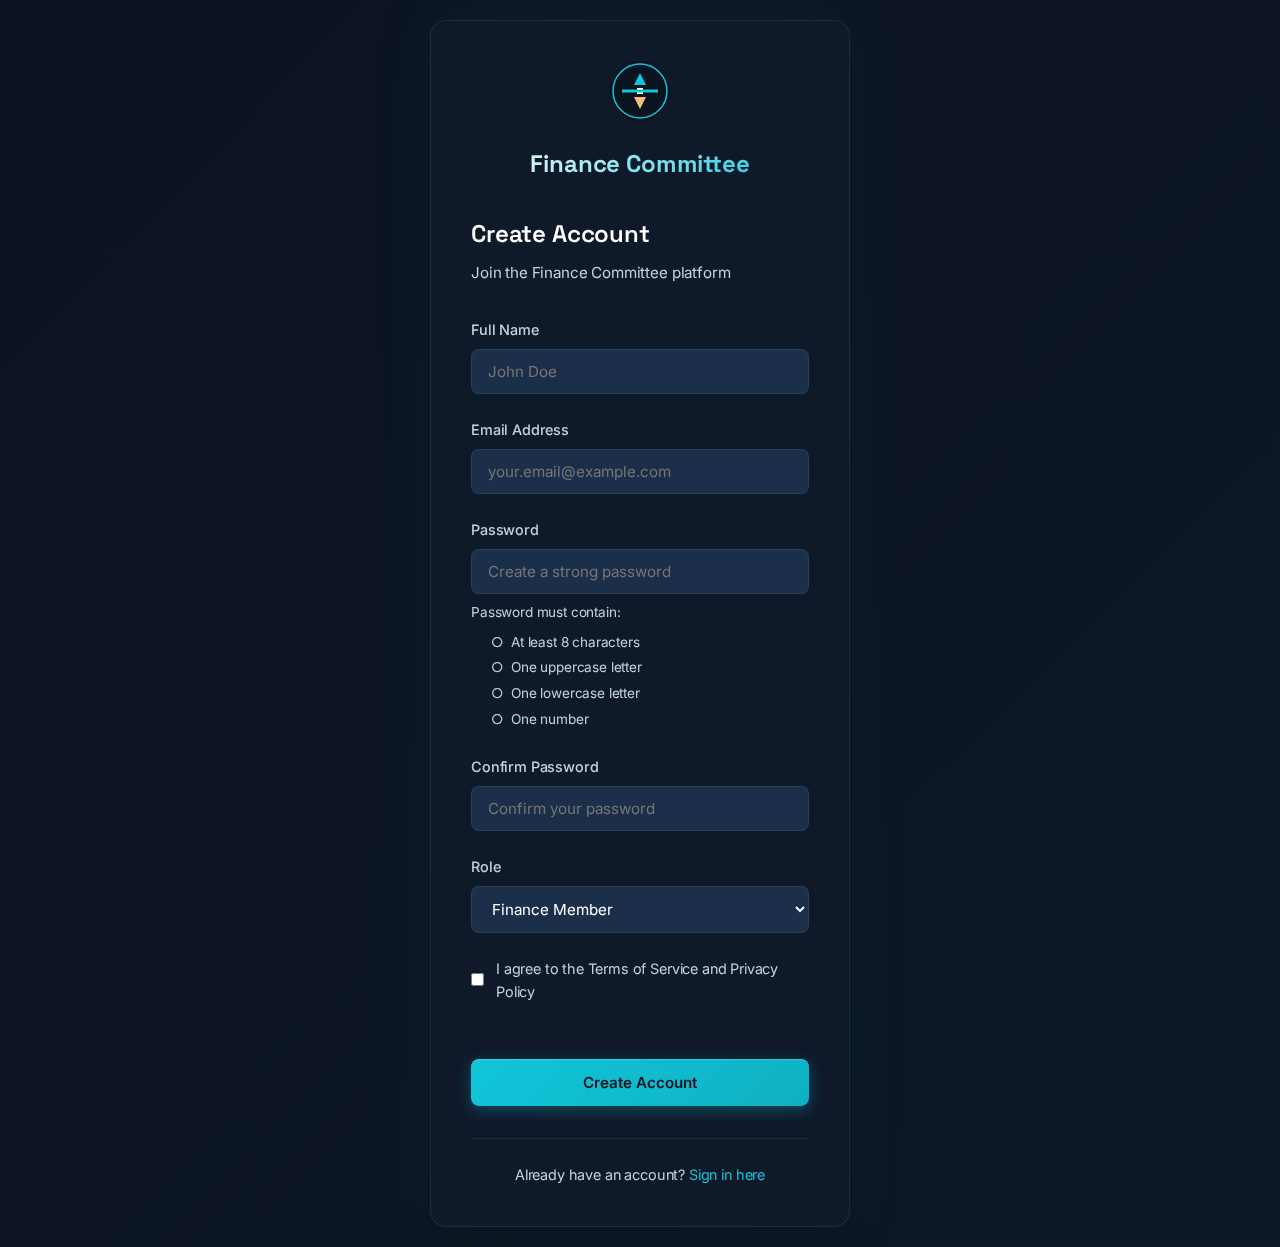
<file: frontend/register.html>
<!DOCTYPE html>
<html lang="en">
<head>
    <meta charset="UTF-8">
    <meta name="viewport" content="width=device-width, initial-scale=1.0">
    <title>Register - Finance Committee</title>
    <link rel="preconnect" href="https://fonts.googleapis.com">
    <link rel="preconnect" href="https://fonts.gstatic.com" crossorigin>
    <link href="https://fonts.googleapis.com/css2?family=Inter:wght@300;400;500;600;700&family=Space+Grotesk:wght@500;600;700&display=swap" rel="stylesheet">
    <link rel="stylesheet" href="css/style.css">
</head>
<body class="auth-page">
    <!-- Register Container -->
    <div class="auth-container">
        <div class="auth-card">
            <!-- Logo -->
            <div class="auth-logo">
                <img src="assets/logo.svg" alt="Finance Committee Logo" onerror="this.style.display='none'">
                <h1>Finance Committee</h1>
            </div>

            <!-- Register Form -->
            <form id="registerForm" class="auth-form">
                <h2>Create Account</h2>
                <p class="auth-subtitle">Join the Finance Committee platform</p>

                <!-- Error/Success Messages -->
                <div id="error-container" class="error-message" style="display: none;"></div>
                <div id="success-container" class="success-message" style="display: none;"></div>

                <!-- Name Field -->
                <div class="form-group">
                    <label for="name">Full Name</label>
                    <input 
                        type="text" 
                        id="name" 
                        name="name" 
                        required 
                        placeholder="John Doe"
                        autocomplete="name"
                    >
                </div>

                <!-- Email Field -->
                <div class="form-group">
                    <label for="email">Email Address</label>
                    <input 
                        type="email" 
                        id="email" 
                        name="email" 
                        required 
                        placeholder="your.email@example.com"
                        autocomplete="email"
                    >
                </div>

                <!-- Password Field -->
                <div class="form-group">
                    <label for="password">Password</label>
                    <input 
                        type="password" 
                        id="password" 
                        name="password" 
                        required 
                        placeholder="Create a strong password"
                        autocomplete="new-password"
                    >
                    <div class="password-requirements">
                        <p>Password must contain:</p>
                        <ul>
                            <li id="length-check">At least 8 characters</li>
                            <li id="uppercase-check">One uppercase letter</li>
                            <li id="lowercase-check">One lowercase letter</li>
                            <li id="number-check">One number</li>
                        </ul>
                    </div>
                </div>

                <!-- Confirm Password Field -->
                <div class="form-group">
                    <label for="confirmPassword">Confirm Password</label>
                    <input 
                        type="password" 
                        id="confirmPassword" 
                        name="confirmPassword" 
                        required 
                        placeholder="Confirm your password"
                        autocomplete="new-password"
                    >
                </div>

                <!-- Role Selection (for admin registration) -->
                <div class="form-group">
                    <label for="role">Role</label>
                    <select id="role" name="role" required>
                        <option value="finance">Finance Member</option>
                        <option value="admin">Administrator</option>
                    </select>
                </div>

                <!-- Terms Checkbox -->
                <div class="form-checkbox">
                    <input type="checkbox" id="terms" name="terms" required>
                    <label for="terms">I agree to the Terms of Service and Privacy Policy</label>
                </div>

                <!-- Submit Button -->
                <button type="submit" class="btn-primary btn-full" id="registerBtn">
                    <span id="registerBtnText">Create Account</span>
                    <span id="registerBtnLoader" style="display: none;">Creating Account...</span>
                </button>
            </form>

            <!-- Login Link -->
            <div class="auth-footer">
                <p>Already have an account? <a href="login.html">Sign in here</a></p>
            </div>
        </div>
    </div>

    <!-- Loading Overlay -->
    <div id="loading-overlay" class="loading-overlay" style="display: none;">
        <div class="loading-spinner"></div>
    </div>

    <!-- Import Auth API -->
    <script type="module">
        import { apiMethods, apiUtils } from './js/api.js';

        class RegisterManager {
            constructor() {
                this.init();
            }

            init() {
                this.setupEventListeners();
            }

            setupEventListeners() {
                const form = document.getElementById('registerForm');
                if (form) {
                    form.addEventListener('submit', this.handleRegister.bind(this));
                }

                // Password validation
                const passwordInput = document.getElementById('password');
                if (passwordInput) {
                    passwordInput.addEventListener('input', this.validatePassword.bind(this));
                }

                // Confirm password validation
                const confirmPasswordInput = document.getElementById('confirmPassword');
                if (confirmPasswordInput) {
                    confirmPasswordInput.addEventListener('input', this.validatePasswordMatch.bind(this));
                }
            }

            async handleRegister(event) {
                event.preventDefault();

                const name = document.getElementById('name').value.trim();
                const email = document.getElementById('email').value.trim().toLowerCase();
                const password = document.getElementById('password').value;
                const confirmPassword = document.getElementById('confirmPassword').value;
                const role = document.getElementById('role').value;
                const terms = document.getElementById('terms').checked;

                // Validation
                const validationError = this.validateForm(name, email, password, confirmPassword, terms);
                if (validationError) {
                    apiUtils.showError({ message: validationError }, 'error-container');
                    return;
                }

                try {
                    this.setLoading(true);
                    
                    const result = await apiMethods.auth.register({
                        name: name,
                        email: email,
                        password: password,
                        role: role
                    });

                    // Show success message
                    apiUtils.showSuccess('Account created successfully! Redirecting to login...', 'success-container');

                    // Redirect to login after a short delay
                    setTimeout(() => {
                        window.location.href = 'login.html';
                    }, 2000);

                } catch (error) {
                    console.error('Registration failed:', error);
                    apiUtils.showError(error, 'error-container');
                } finally {
                    this.setLoading(false);
                }
            }

            validateForm(name, email, password, confirmPassword, terms) {
                if (!name || name.length < 2) {
                    return 'Please enter a valid name (at least 2 characters)';
                }

                if (!this.validateEmail(email)) {
                    return 'Please enter a valid email address';
                }

                if (!this.isPasswordValid(password)) {
                    return 'Please enter a valid password (check requirements below)';
                }

                if (password !== confirmPassword) {
                    return 'Passwords do not match';
                }

                if (!terms) {
                    return 'You must agree to the Terms of Service and Privacy Policy';
                }

                return null;
            }

            validateEmail(email) {
                const emailPattern = /^[^\s@]+@[^\s@]+\.[^\s@]+$/;
                return emailPattern.test(email);
            }

            validatePassword() {
                const password = document.getElementById('password').value;
                const lengthCheck = document.getElementById('length-check');
                const uppercaseCheck = document.getElementById('uppercase-check');
                const lowercaseCheck = document.getElementById('lowercase-check');
                const numberCheck = document.getElementById('number-check');

                // Check length
                if (password.length >= 8) {
                    lengthCheck.classList.add('valid');
                } else {
                    lengthCheck.classList.remove('valid');
                }

                // Check uppercase
                if (/[A-Z]/.test(password)) {
                    uppercaseCheck.classList.add('valid');
                } else {
                    uppercaseCheck.classList.remove('valid');
                }

                // Check lowercase
                if (/[a-z]/.test(password)) {
                    lowercaseCheck.classList.add('valid');
                } else {
                    lowercaseCheck.classList.remove('valid');
                }

                // Check number
                if (/\d/.test(password)) {
                    numberCheck.classList.add('valid');
                } else {
                    numberCheck.classList.remove('valid');
                }
            }

            validatePasswordMatch() {
                const password = document.getElementById('password').value;
                const confirmPassword = document.getElementById('confirmPassword').value;
                
                const confirmInput = document.getElementById('confirmPassword');
                
                if (password === confirmPassword && confirmPassword.length > 0) {
                    confirmInput.style.borderColor = 'var(--success)';
                } else if (confirmPassword.length > 0) {
                    confirmInput.style.borderColor = 'var(--error)';
                } else {
                    confirmInput.style.borderColor = '';
                }
            }

            isPasswordValid(password) {
                return password.length >= 8 && 
                       /[A-Z]/.test(password) && 
                       /[a-z]/.test(password) && 
                       /\d/.test(password);
            }

            setLoading(loading) {
                const btn = document.getElementById('registerBtn');
                const btnText = document.getElementById('registerBtnText');
                const btnLoader = document.getElementById('registerBtnLoader');
                const overlay = document.getElementById('loading-overlay');

                if (loading) {
                    btn.disabled = true;
                    btnText.style.display = 'none';
                    btnLoader.style.display = 'inline';
                    overlay.style.display = 'flex';
                } else {
                    btn.disabled = false;
                    btnText.style.display = 'inline';
                    btnLoader.style.display = 'none';
                    overlay.style.display = 'none';
                }
            }
        }

        // Initialize register manager
        window.registerManager = new RegisterManager();

        // Global error handlers
        window.addEventListener('error', (event) => {
            console.error('Global error caught:', event.error);
            apiUtils.showError(
                { message: 'An unexpected error occurred. Please refresh the page.' },
                'error-container'
            );
        });

        window.addEventListener('unhandledrejection', (event) => {
            console.error('Unhandled promise rejection:', event.reason);
            apiUtils.showError(
                { message: 'A network error occurred. Please check your connection.' },
                'error-container'
            );
            event.preventDefault();
        });
    </script>
</body>
</html>
</file>
<file: frontend/css/style.css>
/* ===== PREMIUM FINANCE COMMITTEE STYLES ===== */
@import url('https://fonts.googleapis.com/css2?family=Inter:wght@300;400;500;600;700&family=Space+Grotesk:wght@500;600;700&display=swap');
:root {
    /* Colors */
    --teal: #11C5D9;
    --teal-glow: rgba(17, 197, 217, 0.15);
    --navy: #0B1320;
    --gold: #F5C16C;
    --gold-glow: rgba(245, 193, 108, 0.1);
    --text-primary: #FFFFFF;
    --text-secondary: #C8D1D9;
    --muted: #8A95A3;
    --border: rgba(255, 255, 255, 0.08);
    --card: rgba(17, 28, 46, 0.6);
    --section: #0E1726;
    --hover: #16263F;
    --input: #1B2F4A;
    --success: #21E6A2;
    --warning: #F2B94B;
    --error: #E94B4B;
    /* Typography */
    --font-primary: 'Inter', -apple-system, BlinkMacSystemFont, sans-serif;
    --font-display: 'Space Grotesk', 'Inter', sans-serif;
    /* Transitions */
    --ease-out: cubic-bezier(0.4, 0, 0.2, 1);
    --transition-fast: 0.15s var(--ease-out);
    --transition-base: 0.3s var(--ease-out);
    --transition-slow: 0.5s var(--ease-out);
}

* {
    margin: 0;
    padding: 0;
    box-sizing: border-box;
}

html {
    scroll-behavior: smooth;
}

body {
    font-family: var(--font-primary);
    font-weight: 400;
    background: var(--navy);
    color: var(--text-primary);
    line-height: 1.6;
    letter-spacing: -0.01em;
    -webkit-font-smoothing: antialiased;
    -moz-osx-font-smoothing: grayscale;
}

/* ===== NAVBAR ===== */
.navbar {
    background: rgba(14, 23, 38, 0.85);
    backdrop-filter: blur(20px);
    -webkit-backdrop-filter: blur(20px);
    padding: 16px 48px;
    display: flex;
    justify-content: space-between;
    align-items: center;
    border-bottom: 1px solid var(--border);
    position: sticky;
    top: 0;
    z-index: 100;
}

.logo {
    display: flex;
    align-items: center;
    gap: 12px;
}

.logo img {
    width: 40px;
    height: 40px;
    object-fit: contain;
}

.logo span {
    font-family: var(--font-display);
    font-weight: 600;
    font-size: 1.1rem;
    background: linear-gradient(135deg, #fff, var(--teal));
    -webkit-background-clip: text;
    -webkit-text-fill-color: transparent;
    background-clip: text;
}

.nav-links a {
    color: var(--text-secondary);
    text-decoration: none;
    margin-left: 32px;
    font-weight: 500;
    font-size: 0.9rem;
    position: relative;
    transition: color var(--transition-base);
}

.nav-links a::after {
    content: '';
    position: absolute;
    bottom: -4px;
    left: 0;
    width: 0;
    height: 2px;
    background: linear-gradient(90deg, var(--teal), var(--gold));
    border-radius: 1px;
    transition: width var(--transition-base);
}

.nav-links a:hover {
    color: #fff;
}

.nav-links a:hover::after,
.nav-links a.active::after {
    width: 100%;
}

/* ===== HERO ===== */
.hero {
    padding: 120px 60px 100px;
    background: 
        radial-gradient(ellipse 80% 50% at 50% -20%, var(--teal-glow), transparent),
        linear-gradient(180deg, var(--navy), var(--section));
    position: relative;
    overflow: hidden;
}

.hero::before {
    content: '';
    position: absolute;
    top: -200px;
    right: -100px;
    width: 500px;
    height: 500px;
    background: radial-gradient(circle, rgba(17, 197, 217, 0.1), transparent 70%);
    animation: pulse 8s ease-in-out infinite;
    pointer-events: none;
}

.hero::after {
    content: '';
    position: absolute;
    bottom: -150px;
    left: -100px;
    width: 400px;
    height: 400px;
    background: radial-gradient(circle, var(--gold-glow), transparent 70%);
    animation: pulse 10s ease-in-out infinite reverse;
    pointer-events: none;
}

@keyframes pulse {
    0%, 100% { opacity: 0.5; transform: scale(1); }
    50% { opacity: 1; transform: scale(1.1); }
}

.hero h1 {
    font-family: var(--font-display);
    font-size: clamp(2.5rem, 5vw, 3.5rem);
    font-weight: 700;
    line-height: 1.1;
    margin-bottom: 24px;
    background: linear-gradient(135deg, #fff 0%, var(--text-secondary) 100%);
    -webkit-background-clip: text;
    -webkit-text-fill-color: transparent;
    background-clip: text;
    position: relative;
    z-index: 1;
}

.hero p {
    color: var(--text-secondary);
    max-width: 560px;
    line-height: 1.7;
    font-size: 1.1rem;
    position: relative;
    z-index: 1;
}

/* ===== BUTTONS ===== */
.btn-primary {
    margin-top: 32px;
    padding: 14px 36px;
    background: linear-gradient(135deg, var(--teal), #0FB1C3);
    border: none;
    border-radius: 8px;
    color: var(--navy);
    font-family: var(--font-primary);
    font-weight: 600;
    font-size: 0.95rem;
    cursor: pointer;
    position: relative;
    overflow: hidden;
    transition: all var(--transition-base);
    box-shadow: 
        0 4px 15px rgba(17, 197, 217, 0.3),
        inset 0 1px 0 rgba(255, 255, 255, 0.2);
}

.btn-primary::after {
    content: '';
    position: absolute;
    top: -50%;
    left: -100%;
    width: 60%;
    height: 200%;
    background: linear-gradient(90deg, transparent, rgba(255, 255, 255, 0.2), transparent);
    transform: skewX(-20deg);
    transition: left 0.5s ease;
}

.btn-primary:hover {
    transform: translateY(-2px);
    box-shadow: 
        0 8px 25px rgba(17, 197, 217, 0.4),
        inset 0 1px 0 rgba(255, 255, 255, 0.3);
}

.btn-primary:hover::after {
    left: 150%;
}

.btn-primary:active {
    transform: translateY(0);
}

/* ===== STATS ===== */
.stats {
    display: flex;
    justify-content: center;
    gap: 32px;
    padding: 64px;
    background: var(--section);
}

.stat-card {
    background: var(--card);
    backdrop-filter: blur(20px);
    -webkit-backdrop-filter: blur(20px);
    border: 1px solid var(--border);
    border-radius: 16px;
    padding: 32px 40px;
    text-align: center;
    min-width: 200px;
    position: relative;
    overflow: hidden;
    transition: all 0.4s var(--ease-out);
    animation: fadeInUp 0.6s ease forwards;
    opacity: 0;
}

.stat-card:nth-child(1) { animation-delay: 0.1s; }
.stat-card:nth-child(2) { animation-delay: 0.2s; }
.stat-card:nth-child(3) { animation-delay: 0.3s; }

.stat-card::before {
    content: '';
    position: absolute;
    top: 0;
    left: 0;
    right: 0;
    height: 1px;
    background: linear-gradient(90deg, transparent, rgba(17, 197, 217, 0.5), transparent);
}

.stat-card:hover {
    transform: translateY(-4px);
    border-color: rgba(17, 197, 217, 0.2);
    box-shadow: 
        0 20px 40px rgba(0, 0, 0, 0.3),
        0 0 60px rgba(17, 197, 217, 0.1);
}

.stat-card h2 {
    color: var(--gold);
    font-family: var(--font-display);
    font-size: 2.25rem;
    font-weight: 700;
    letter-spacing: -0.02em;
}

.stat-card p {
    color: var(--text-secondary);
    margin-top: 8px;
    font-size: 0.9rem;
    font-weight: 500;
}

@keyframes fadeInUp {
    from {
        opacity: 0;
        transform: translateY(20px);
    }
    to {
        opacity: 1;
        transform: translateY(0);
    }
}

/* ===== ABOUT ===== */
.about {
    padding: 100px 60px;
    position: relative;
}

.about h2 {
    font-family: var(--font-display);
    color: var(--teal);
    font-size: 2rem;
    margin-bottom: 20px;
}

.about p {
    max-width: 700px;
    color: var(--text-secondary);
    line-height: 1.8;
    font-size: 1.05rem;
}

/* ===== CHART CONTAINER ===== */
.chart-section {
    padding: 64px;
    background: var(--navy);
}

.chart-container {
    background: var(--card);
    border: 1px solid var(--border);
    border-radius: 16px;
    padding: 32px;
    max-width: 800px;
    margin: 0 auto;
    height: 400px;
}

/* ===== AUTH PAGES ===== */
.auth-page {
    background: linear-gradient(135deg, var(--navy), var(--section));
    min-height: 100vh;
    display: flex;
    align-items: center;
    justify-content: center;
    padding: 20px;
}

.auth-container {
    width: 100%;
    max-width: 420px;
}

.auth-card {
    background: var(--card);
    backdrop-filter: blur(20px);
    -webkit-backdrop-filter: blur(20px);
    border: 1px solid var(--border);
    border-radius: 16px;
    padding: 40px;
    box-shadow: 
        0 20px 40px rgba(0, 0, 0, 0.3),
        0 0 60px rgba(17, 197, 217, 0.1);
}

.auth-logo {
    text-align: center;
    margin-bottom: 32px;
}

.auth-logo img {
    width: 60px;
    height: 60px;
    margin-bottom: 16px;
    object-fit: contain;
}

.auth-logo h1 {
    font-family: var(--font-display);
    font-size: 1.5rem;
    font-weight: 700;
    background: linear-gradient(135deg, #fff, var(--teal));
    -webkit-background-clip: text;
    -webkit-text-fill-color: transparent;
    background-clip: text;
    margin: 0;
}

.auth-form h2 {
    font-family: var(--font-display);
    font-size: 1.5rem;
    font-weight: 600;
    color: var(--text-primary);
    margin-bottom: 8px;
}

.auth-subtitle {
    color: var(--text-secondary);
    margin-bottom: 32px;
    font-size: 0.95rem;
}

.form-group {
    margin-bottom: 24px;
}

.form-group label {
    display: block;
    color: var(--text-secondary);
    font-weight: 500;
    margin-bottom: 8px;
    font-size: 0.9rem;
}

.form-group input,
.form-group select {
    width: 100%;
    padding: 12px 16px;
    background: var(--input);
    border: 1px solid var(--border);
    border-radius: 8px;
    color: var(--text-primary);
    font-family: var(--font-primary);
    font-size: 0.95rem;
    transition: all var(--transition-base);
}

.form-group input:focus,
.form-group select:focus {
    outline: none;
    border-color: var(--teal);
    box-shadow: 0 0 0 3px rgba(17, 197, 217, 0.1);
}

.form-checkbox {
    display: flex;
    align-items: center;
    margin-bottom: 24px;
}

.form-checkbox input[type="checkbox"] {
    width: auto;
    margin-right: 12px;
}

.form-checkbox label {
    color: var(--text-secondary);
    font-size: 0.9rem;
    cursor: pointer;
}

.password-requirements {
    margin-top: 8px;
    font-size: 0.85rem;
    color: var(--text-secondary);
}

.password-requirements ul {
    margin: 8px 0 0 20px;
    padding: 0;
}

.password-requirements li {
    margin-bottom: 4px;
    list-style: none;
    position: relative;
    padding-left: 20px;
}

.password-requirements li::before {
    content: '○';
    position: absolute;
    left: 0;
    color: var(--text-secondary);
}

.password-requirements li.valid::before {
    content: '✓';
    color: var(--success);
}

.password-requirements li.valid {
    color: var(--success);
}

.auth-links {
    text-align: center;
    margin-top: 24px;
}

.auth-links a {
    color: var(--teal);
    text-decoration: none;
    font-size: 0.9rem;
    transition: color var(--transition-base);
}

.auth-links a:hover {
    color: #fff;
}

.auth-footer {
    text-align: center;
    margin-top: 32px;
    padding-top: 24px;
    border-top: 1px solid var(--border);
}

.auth-footer p {
    color: var(--text-secondary);
    font-size: 0.9rem;
    margin: 0;
}

.auth-footer a {
    color: var(--teal);
    text-decoration: none;
    transition: color var(--transition-base);
}

.auth-footer a:hover {
    color: #fff;
}

.btn-full {
    width: 100%;
    justify-content: center;
}

.error-message,
.success-message {
    padding: 12px 16px;
    border-radius: 6px;
    margin-bottom: 24px;
    font-size: 0.9rem;
    display: none;
}

.error-message {
    background: rgba(233, 75, 75, 0.1);
    border: 1px solid rgba(233, 75, 75, 0.3);
    color: var(--error);
}

.success-message {
    background: rgba(33, 230, 162, 0.1);
    border: 1px solid rgba(33, 230, 162, 0.3);
    color: var(--success);
}

.error-message.show,
.success-message.show {
    display: block;
}

.loading-overlay {
    position: fixed;
    top: 0;
    left: 0;
    width: 100%;
    height: 100%;
    background: rgba(11, 19, 32, 0.8);
    display: flex;
    align-items: center;
    justify-content: center;
    z-index: 9999;
}

.loading-spinner {
    width: 40px;
    height: 40px;
    border: 3px solid var(--border);
    border-top: 3px solid var(--teal);
    border-radius: 50%;
    animation: spin 1s linear infinite;
}

@keyframes spin {
    0% { transform: rotate(0deg); }
    100% { transform: rotate(360deg); }
}

.no-data {
    text-align: center;
    padding: 60px 20px;
    color: var(--text-secondary);
}

.no-data p {
    margin-bottom: 24px;
    font-size: 1.1rem;
}

.sponsor-card {
    background: var(--card);
    border: 1px solid var(--border);
    border-radius: 12px;
    padding: 24px;
    margin-bottom: 20px;
    transition: all var(--transition-base);
}

.sponsor-card:hover {
    border-color: rgba(17, 197, 217, 0.3);
    transform: translateY(-2px);
    box-shadow: 0 10px 25px rgba(0, 0, 0, 0.2);
}

.sponsor-header {
    display: flex;
    justify-content: space-between;
    align-items: center;
    margin-bottom: 16px;
}

.sponsor-header h3 {
    font-family: var(--font-display);
    font-size: 1.2rem;
    font-weight: 600;
    color: var(--text-primary);
    margin: 0;
}

.industry-badge {
    background: rgba(245, 193, 108, 0.2);
    color: var(--gold);
    padding: 4px 12px;
    border-radius: 20px;
    font-size: 0.8rem;
    font-weight: 500;
}

.sponsor-details {
    margin-bottom: 20px;
}

.detail-item {
    display: flex;
    margin-bottom: 8px;
}

.detail-item .label {
    color: var(--text-secondary);
    font-weight: 500;
    width: 80px;
    font-size: 0.9rem;
}

.detail-item .value {
    color: var(--text-primary);
    flex: 1;
    font-size: 0.9rem;
}

.detail-item .value.investment {
    font-weight: 600;
    color: var(--gold);
}

.sponsor-actions {
    display: flex;
    gap: 12px;
}

.btn-secondary {
    background: var(--input);
    color: var(--text-primary);
    padding: 8px 16px;
    border: 1px solid var(--border);
    border-radius: 6px;
    cursor: pointer;
    transition: all var(--transition-base);
    font-family: var(--font-primary);
    font-size: 0.9rem;
}

.btn-secondary:hover {
    background: var(--hover);
    border-color: rgba(255, 255, 255, 0.2);
}

.btn-danger {
    background: var(--error);
    color: #fff;
    padding: 8px 16px;
    border: none;
    border-radius: 6px;
    cursor: pointer;
    transition: all var(--transition-base);
    font-family: var(--font-primary);
    font-size: 0.9rem;
}

.btn-danger:hover {
    background: #d63447;
    transform: translateY(-1px);
}

/* ===== SPONSORS PAGE ===== */
.sponsors-header {
    padding: 32px 60px;
    background: var(--section);
    border-bottom: 1px solid var(--border);
}

.sponsors-controls {
    display: flex;
    gap: 16px;
    align-items: center;
    max-width: 1200px;
    margin: 0 auto;
    flex-wrap: wrap;
}

.search-input {
    padding: 10px 16px;
    background: var(--input);
    border: 1px solid var(--border);
    border-radius: 8px;
    color: var(--text-primary);
    font-family: var(--font-primary);
    font-size: 0.9rem;
    width: 250px;
    transition: all var(--transition-base);
}

.search-input:focus {
    outline: none;
    border-color: var(--teal);
    box-shadow: 0 0 0 3px rgba(17, 197, 217, 0.1);
}

.filter-select {
    padding: 10px 16px;
    background: var(--input);
    border: 1px solid var(--border);
    border-radius: 8px;
    color: var(--text-primary);
    font-family: var(--font-primary);
    font-size: 0.9rem;
    min-width: 150px;
    transition: all var(--transition-base);
}

.filter-select:focus {
    outline: none;
    border-color: var(--teal);
    box-shadow: 0 0 0 3px rgba(17, 197, 217, 0.1);
}

/* ===== RESPONSIVE ===== */
@media (max-width: 992px) {
    .hero {
        padding: 80px 40px;
    }
    
    .stats {
        flex-wrap: wrap;
        padding: 48px 32px;
    }
    
    .stat-card {
        min-width: calc(50% - 16px);
    }
}

@media (max-width: 768px) {
    .navbar {
        padding: 12px 20px;
        flex-direction: column;
        gap: 16px;
    }
    
    .nav-links {
        width: 100%;
        display: flex;
        justify-content: center;
    }
    
    .nav-links a {
        margin: 0 12px;
        font-size: 0.85rem;
    }
    
    .hero {
        padding: 60px 24px;
        text-align: center;
    }
    
    .hero h1 {
        font-size: 2rem;
    }
    
    .hero p {
        margin: 0 auto;
    }
    
    .stats {
        flex-direction: column;
        padding: 32px 24px;
        gap: 16px;
    }
    
    .stat-card {
        min-width: 100%;
    }
    
    .about {
        padding: 48px 24px;
    }
    
    .chart-section {
        padding: 32px 16px;
    }
}

/* ===== ADMIN STYLES ===== */
.admin-container {
    max-width: 1200px;
    margin: 0 auto;
    padding: 40px 20px;
}

.admin-header {
    margin-bottom: 40px;
}

.admin-header h1 {
    font-family: var(--font-display);
    font-size: 2.5rem;
    font-weight: 700;
    color: var(--text-primary);
    margin-bottom: 12px;
}

.admin-header p {
    color: var(--text-secondary);
    font-size: 1.1rem;
    max-width: 600px;
}

.admin-sections {
    display: grid;
    gap: 40px;
}

.admin-section {
    background: var(--card);
    border: 1px solid var(--border);
    border-radius: 16px;
    padding: 32px;
}

.section-header {
    display: flex;
    justify-content: space-between;
    align-items: center;
    margin-bottom: 24px;
}

.section-header h2 {
    font-family: var(--font-display);
    font-size: 1.5rem;
    font-weight: 600;
    color: var(--text-primary);
    margin: 0;
}

.users-grid {
    display: grid;
    grid-template-columns: repeat(auto-fill, minmax(300px, 1fr));
    gap: 20px;
}

.user-card {
    background: var(--input);
    border: 1px solid var(--border);
    border-radius: 12px;
    padding: 20px;
    display: flex;
    align-items: center;
    gap: 16px;
    transition: all var(--transition-base);
}

.user-card:hover {
    border-color: rgba(17, 197, 217, 0.3);
    transform: translateY(-2px);
}

.user-avatar {
    width: 50px;
    height: 50px;
    background: linear-gradient(135deg, var(--teal), var(--gold));
    border-radius: 50%;
    display: flex;
    align-items: center;
    justify-content: center;
    font-weight: 600;
    font-size: 1.2rem;
    color: var(--navy);
}

.user-info {
    flex: 1;
}

.user-info h4 {
    font-family: var(--font-display);
    font-size: 1.1rem;
    font-weight: 600;
    color: var(--text-primary);
    margin: 0 0 4px 0;
}

.user-info p {
    color: var(--text-secondary);
    font-size: 0.9rem;
    margin: 0 0 8px 0;
}

.role-badge {
    display: inline-block;
    padding: 4px 12px;
    border-radius: 20px;
    font-size: 0.8rem;
    font-weight: 500;
}

.role-admin {
    background: rgba(233, 75, 75, 0.2);
    color: var(--error);
}

.role-finance {
    background: rgba(17, 197, 217, 0.2);
    color: var(--teal);
}

.user-actions {
    display: flex;
    flex-direction: column;
    gap: 8px;
}

.btn-sm {
    padding: 6px 12px;
    font-size: 0.8rem;
}

.admin-stats {
    display: grid;
    grid-template-columns: repeat(auto-fit, minmax(200px, 1fr));
    gap: 24px;
}

.admin-stat-card {
    background: var(--input);
    border: 1px solid var(--border);
    border-radius: 12px;
    padding: 24px;
    text-align: center;
    transition: all var(--transition-base);
}

.admin-stat-card:hover {
    border-color: rgba(17, 197, 217, 0.3);
    transform: translateY(-2px);
}

.admin-stat-card h3 {
    color: var(--text-secondary);
    font-size: 0.9rem;
    font-weight: 500;
    margin-bottom: 8px;
}

.stat-value {
    font-family: var(--font-display);
    font-size: 2rem;
    font-weight: 700;
    color: var(--teal);
}

.settings-form {
    display: grid;
    gap: 24px;
    max-width: 500px;
}

.setting-select,
.setting-input {
    width: 100%;
    padding: 12px 16px;
    background: var(--input);
    border: 1px solid var(--border);
    border-radius: 8px;
    color: var(--text-primary);
    font-family: var(--font-primary);
    font-size: 0.95rem;
    transition: all var(--transition-base);
}

.setting-select:focus,
.setting-input:focus {
    outline: none;
    border-color: var(--teal);
    box-shadow: 0 0 0 3px rgba(17, 197, 217, 0.1);
}

.activity-log {
    max-height: 400px;
    overflow-y: auto;
    border: 1px solid var(--border);
    border-radius: 8px;
    padding: 16px;
    background: var(--input);
}

.activity-item {
    display: flex;
    justify-content: space-between;
    align-items: center;
    padding: 12px 0;
    border-bottom: 1px solid var(--border);
}

.activity-item:last-child {
    border-bottom: none;
    padding-bottom: 0;
}

.activity-action {
    color: var(--text-primary);
    font-weight: 500;
    flex: 1;
}

.activity-user {
    color: var(--teal);
    font-weight: 500;
    margin: 0 16px;
}

.activity-time {
    color: var(--muted);
    font-size: 0.85rem;
}

.loading-placeholder {
    text-align: center;
    color: var(--text-secondary);
    padding: 40px;
    font-style: italic;
}

/* ===== MODAL STYLES ===== */
.modal {
    position: fixed;
    z-index: 1000;
    left: 0;
    top: 0;
    width: 100%;
    height: 100%;
    background-color: rgba(0, 0, 0, 0.7);
    backdrop-filter: blur(5px);
    -webkit-backdrop-filter: blur(5px);
}

.modal-content {
    background: var(--card);
    border: 1px solid var(--border);
    border-radius: 16px;
    margin: 5% auto;
    padding: 0;
    width: 90%;
    max-width: 500px;
    box-shadow: 
        0 20px 40px rgba(0, 0, 0, 0.4),
        0 0 60px rgba(17, 197, 217, 0.1);
    animation: modalSlideIn 0.3s ease-out;
}

@keyframes modalSlideIn {
    from {
        opacity: 0;
        transform: translateY(-50px);
    }
    to {
        opacity: 1;
        transform: translateY(0);
    }
}

.modal-header {
    display: flex;
    justify-content: space-between;
    align-items: center;
    padding: 24px 24px 16px;
    border-bottom: 1px solid var(--border);
}

.modal-header h3 {
    font-family: var(--font-display);
    font-size: 1.25rem;
    font-weight: 600;
    color: var(--text-primary);
    margin: 0;
}

.close {
    color: var(--text-secondary);
    font-size: 28px;
    font-weight: bold;
    cursor: pointer;
    transition: color var(--transition-base);
    line-height: 1;
}

.close:hover {
    color: var(--text-primary);
}

.modal-form {
    padding: 20px 24px 24px;
}

/* ===== CARDS GRID LAYOUT ===== */
.cards-grid {
    display: grid;
    grid-template-columns: repeat(auto-fill, minmax(340px, 1fr));
    gap: 24px;
    padding: 40px 60px;
    background: var(--section);
    min-height: 300px;
}

@media (max-width: 768px) {
    .cards-grid {
        grid-template-columns: 1fr;
        padding: 24px;
        gap: 16px;
    }
}

.modal-actions {
    display: flex;
    gap: 12px;
    justify-content: flex-end;
    margin-top: 24px;
    padding-top: 16px;
    border-top: 1px solid var(--border);
}

.profit-positive {
    color: var(--success);
    font-weight: 600;
}

.profit-negative {
    color: var(--error);
    font-weight: 600;
}

/* ===== PREMIUM ENHANCEMENTS ===== */

/* Floating Particles Background */
.particles-bg {
    position: fixed;
    top: 0;
    left: 0;
    width: 100%;
    height: 100%;
    pointer-events: none;
    z-index: -1;
    overflow: hidden;
}

.particle {
    position: absolute;
    width: 6px;
    height: 6px;
    background: var(--teal);
    border-radius: 50%;
    opacity: 0.15;
    animation: float-particle 20s infinite ease-in-out;
}

.particle:nth-child(1) { left: 10%; animation-delay: 0s; }
.particle:nth-child(2) { left: 20%; animation-delay: 2s; }
.particle:nth-child(3) { left: 30%; animation-delay: 4s; }
.particle:nth-child(4) { left: 40%; animation-delay: 6s; }
.particle:nth-child(5) { left: 50%; animation-delay: 8s; }
.particle:nth-child(6) { left: 60%; animation-delay: 10s; }
.particle:nth-child(7) { left: 70%; animation-delay: 12s; }
.particle:nth-child(8) { left: 80%; animation-delay: 14s; }
.particle:nth-child(9) { left: 90%; animation-delay: 16s; }

@keyframes float-particle {
    0%, 100% {
        transform: translateY(100vh) scale(0);
        opacity: 0;
    }
    10% {
        opacity: 0.15;
        transform: translateY(90vh) scale(1);
    }
    90% {
        opacity: 0.15;
        transform: translateY(10vh) scale(1);
    }
    100% {
        opacity: 0;
        transform: translateY(0) scale(0);
    }
}

/* Enhanced Card Effects */
.event-card, .sponsor-card {
    background: linear-gradient(
        135deg,
        rgba(17, 28, 46, 0.8) 0%,
        rgba(17, 28, 46, 0.4) 100%
    );
    backdrop-filter: blur(20px);
    -webkit-backdrop-filter: blur(20px);
    border: 1px solid rgba(255, 255, 255, 0.06);
    border-radius: 16px;
    padding: 28px;
    position: relative;
    overflow: hidden;
    transition: all 0.4s cubic-bezier(0.4, 0, 0.2, 1);
}

/* Gradient border on hover */
.event-card::before, .sponsor-card::before {
    content: '';
    position: absolute;
    inset: 0;
    border-radius: 16px;
    padding: 1px;
    background: linear-gradient(
        135deg,
        transparent 0%,
        rgba(17, 197, 217, 0.3) 50%,
        transparent 100%
    );
    -webkit-mask: 
        linear-gradient(#fff 0 0) content-box, 
        linear-gradient(#fff 0 0);
    -webkit-mask-composite: xor;
    mask-composite: exclude;
    opacity: 0;
    transition: opacity 0.3s ease;
}

.event-card:hover::before, .sponsor-card:hover::before {
    opacity: 1;
}

.event-card:hover, .sponsor-card:hover {
    transform: translateY(-6px) scale(1.01);
    border-color: rgba(17, 197, 217, 0.15);
    box-shadow: 
        0 25px 50px rgba(0, 0, 0, 0.4),
        0 0 80px rgba(17, 197, 217, 0.08);
}

/* Inner glow effect */
.event-card::after, .sponsor-card::after {
    content: '';
    position: absolute;
    top: -50%;
    left: -50%;
    width: 200%;
    height: 200%;
    background: radial-gradient(
        circle at center,
        rgba(17, 197, 217, 0.03) 0%,
        transparent 50%
    );
    opacity: 0;
    transition: opacity 0.4s ease;
    pointer-events: none;
}

.event-card:hover::after, .sponsor-card:hover::after {
    opacity: 1;
}

/* Skeleton Loading States */
.skeleton {
    background: linear-gradient(
        90deg,
        rgba(255, 255, 255, 0.03) 0%,
        rgba(255, 255, 255, 0.08) 50%,
        rgba(255, 255, 255, 0.03) 100%
    );
    background-size: 200% 100%;
    animation: skeleton-shimmer 1.5s infinite;
    border-radius: 8px;
}

.skeleton-card {
    height: 200px;
    border-radius: 16px;
}

.skeleton-text {
    height: 20px;
    margin-bottom: 8px;
}

.skeleton-text.sm { width: 60%; }
.skeleton-text.md { width: 80%; }
.skeleton-text.lg { width: 100%; }

@keyframes skeleton-shimmer {
    0% { background-position: 200% 0; }
    100% { background-position: -200% 0; }
}

/* Icon Buttons */
.btn-icon {
    display: inline-flex;
    align-items: center;
    gap: 8px;
}

.btn-icon::before {
    font-size: 1.1em;
    line-height: 1;
    margin-right: 4px;
}

.btn-add::before { content: '+'; }
.btn-refresh::before { content: '↻'; }
.btn-edit::before { content: '✎'; }
.btn-delete::before { content: '🗑'; }
.btn-export::before { content: '↓'; }

/* Page Entrance Animation */
.page-enter {
    animation: pageEnter 0.6s ease-out;
}

@keyframes pageEnter {
    from {
        opacity: 0;
        transform: translateY(20px);
    }
    to {
        opacity: 1;
        transform: translateY(0);
    }
}

/* Stagger children */
.page-enter > *:nth-child(1) { animation-delay: 0.1s; }
.page-enter > *:nth-child(2) { animation-delay: 0.2s; }
.page-enter > *:nth-child(3) { animation-delay: 0.3s; }
.page-enter > *:nth-child(4) { animation-delay: 0.4s; }

@media (max-width: 480px) {
    .logo span {
        font-size: 0.95rem;
    }
    
    .nav-links a {
        margin: 0 8px;
        font-size: 0.8rem;
    }
    
    .hero h1 {
        font-size: 1.75rem;
    }
    
    .stat-card h2 {
        font-size: 1.75rem;
    }
    
    .admin-container {
        padding: 20px 16px;
    }
    
    .admin-header h1 {
        font-size: 2rem;
    }
    
    .section-header {
        flex-direction: column;
        align-items: flex-start;
        gap: 12px;
    }
    
    .users-grid {
        grid-template-columns: 1fr;
    }
    
    .user-card {
        flex-direction: column;
        text-align: center;
    }
    
    .user-avatar {
        margin-bottom: 12px;
    }
    
    .admin-stats {
        grid-template-columns: repeat(2, 1fr);
    }
    
    .activity-item {
        flex-direction: column;
        align-items: flex-start;
        gap: 4px;
    }
    
    .activity-user {
        margin: 0;
    }
}
</file>
